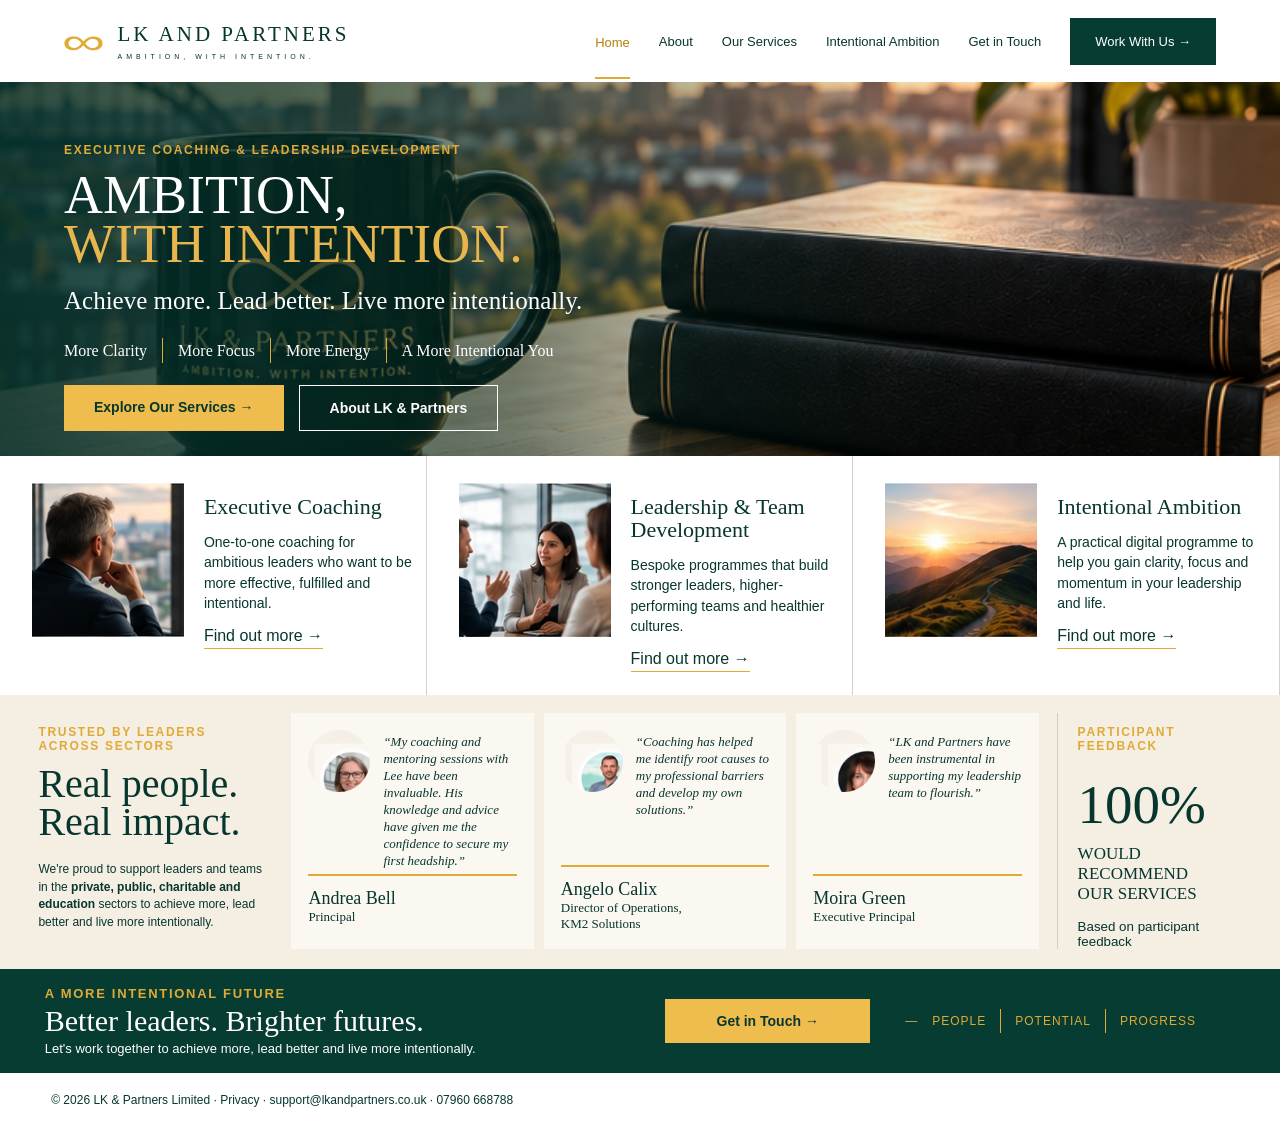
<file: index.html>
<!doctype html><html lang="en"><head><meta charset="utf-8"><meta name="viewport" content="width=device-width,initial-scale=1"><title>LK & Partners | Executive Coaching & Leadership Development</title><link rel="stylesheet" href="styles.css"></head><body><header class="header">
<a class="brand" href="index.html"><span class="infinity">∞</span><span><b>LK AND PARTNERS</b><small>AMBITION, WITH INTENTION.</small></span></a>
<nav><a class="active" href="index.html">Home</a><a href="about.html">About</a><a href="services.html">Our Services</a><a href="intentional-ambition.html">Intentional Ambition</a><a href="contact.html">Get in Touch</a><a class="work" href="contact.html">Work With Us →</a></nav>
</header>
<main>
<section class="hero">
<div class="hero-photo"></div><div class="shade"></div>
<div class="hero-content"><p class="eyebrow">EXECUTIVE COACHING &amp; LEADERSHIP DEVELOPMENT</p><h1>AMBITION,<br><em>WITH INTENTION.</em></h1><h2>Achieve more. Lead better. Live more intentionally.</h2>
<div class="four"><span>More Clarity</span><i></i><span>More Focus</span><i></i><span>More Energy</span><i></i><span>A More Intentional You</span></div>
<div class="buttons"><a class="gold" href="services.html">Explore Our Services →</a><a class="outline" href="about.html">About LK &amp; Partners</a></div></div></section>

<section class="services">
<article><img src="assets/service-coaching.jpg"><div><h3>Executive Coaching</h3><p>One-to-one coaching for ambitious leaders who want to be more effective, fulfilled and intentional.</p><a href="services.html#coaching">Find out more →</a></div></article>
<article><img src="assets/service-team.jpg"><div><h3>Leadership &amp; Team<br>Development</h3><p>Bespoke programmes that build stronger leaders, higher-performing teams and healthier cultures.</p><a href="services.html#teams">Find out more →</a></div></article>
<article><img src="assets/service-ambition.jpg"><div><h3>Intentional Ambition</h3><p>A practical digital programme to help you gain clarity, focus and momentum in your leadership and life.</p><a href="intentional-ambition.html">Find out more →</a></div></article>
</section>

<section class="proof">
<div class="proof-title"><p class="eyebrow">TRUSTED BY LEADERS<br>ACROSS SECTORS</p><h2>Real people.<br>Real impact.</h2><p>We're proud to support leaders and teams in the <b>private, public, charitable and education</b> sectors to achieve more, lead better and live more intentionally.</p></div>
<div class="quotes">
<article><div class="quote"><img src="assets/andrea.png"><p>“My coaching and mentoring sessions with Lee have been invaluable. His knowledge and advice have given me the confidence to secure my first headship.”</p></div><div class="who"><b>Andrea Bell</b><span>Principal</span></div></article>
<article><div class="quote"><img src="assets/angelo.png"><p>“Coaching has helped me identify root causes to my professional barriers and develop my own solutions.”</p></div><div class="who"><b>Angelo Calix</b><span>Director of Operations,<br>KM2 Solutions</span></div></article>
<article><div class="quote"><img src="assets/moira.png"><p>“LK and Partners have been instrumental in supporting my leadership team to flourish.”</p></div><div class="who"><b>Moira Green</b><span>Executive Principal</span></div></article>
</div>
<aside><p class="eyebrow">PARTICIPANT<br>FEEDBACK</p><strong>100%</strong><b>WOULD RECOMMEND<br>OUR SERVICES</b><small>Based on participant feedback</small></aside>
</section>
<section class="closing"><div><p class="eyebrow">A MORE INTENTIONAL FUTURE</p><h2>Better leaders. Brighter futures.</h2><p>Let's work together to achieve more, lead better and live more intentionally.</p></div><a class="gold" href="contact.html">Get in Touch →</a><div class="ppp"><span>—</span> PEOPLE <i></i> POTENTIAL <i></i> PROGRESS</div></section>
</main><footer>© 2026 LK &amp; Partners Limited · <a href="privacy.html">Privacy</a> · <a href="mailto:support@lkandpartners.co.uk">support@lkandpartners.co.uk</a> · <a href="tel:+447960668788">07960 668788</a></footer></body></html>
</file>
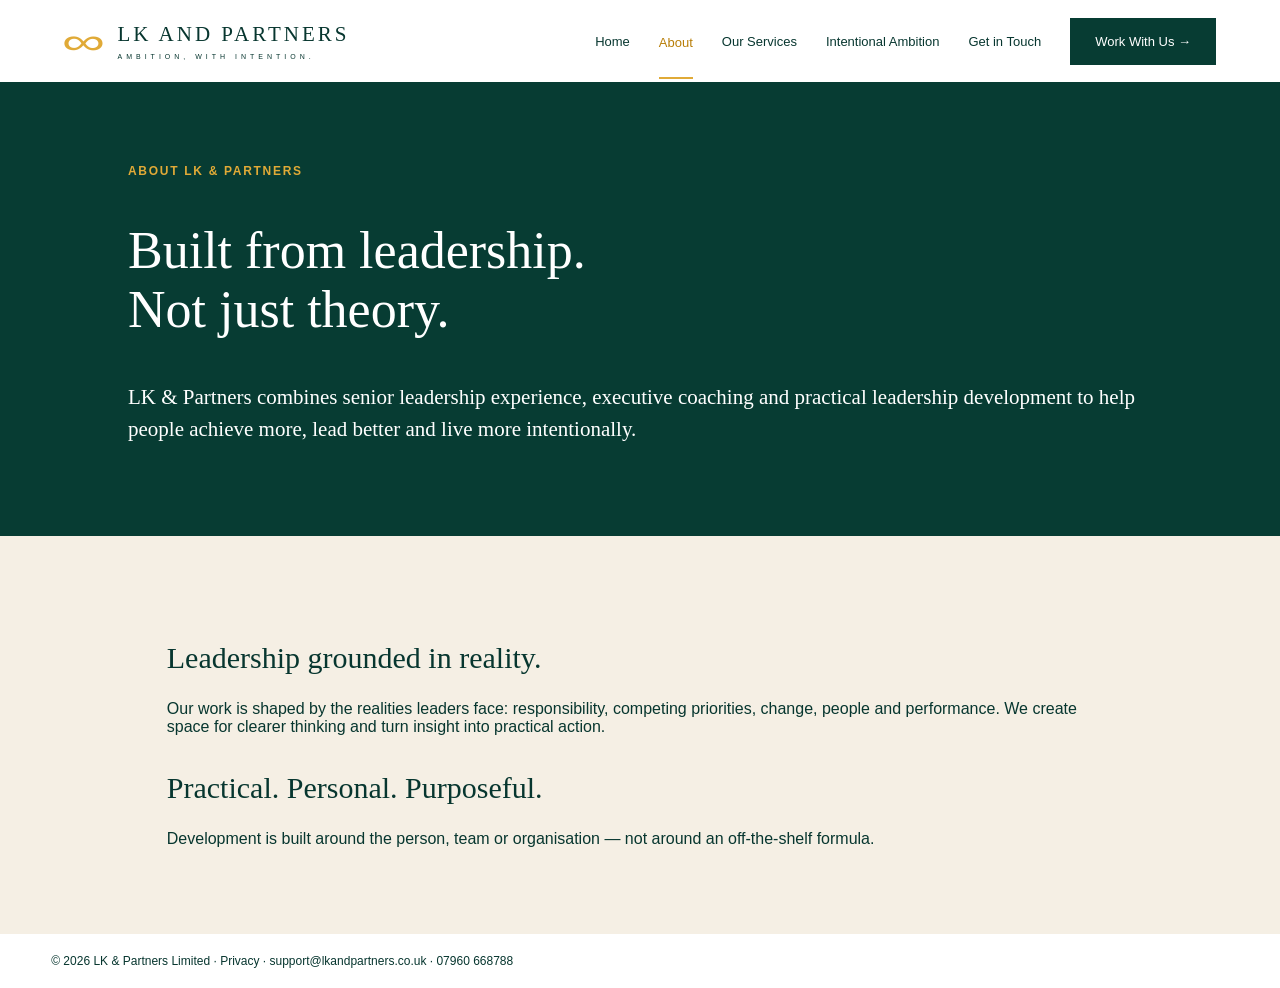
<file: about.html>
<!doctype html><html><head><meta charset="utf-8"><meta name="viewport" content="width=device-width,initial-scale=1"><title>About | LK & Partners</title><link rel="stylesheet" href="styles.css"></head><body><header class="header">
<a class="brand" href="index.html"><span class="infinity">∞</span><span><b>LK AND PARTNERS</b><small>AMBITION, WITH INTENTION.</small></span></a>
<nav><a href="index.html">Home</a><a class="active" href="about.html">About</a><a href="services.html">Our Services</a><a href="intentional-ambition.html">Intentional Ambition</a><a href="contact.html">Get in Touch</a><a class="work" href="contact.html">Work With Us →</a></nav>
</header><main><section class="page dark-page"><p class="eyebrow">ABOUT LK &amp; PARTNERS</p><h1>Built from leadership.<br>Not just theory.</h1><p class="lead">LK &amp; Partners combines senior leadership experience, executive coaching and practical leadership development to help people achieve more, lead better and live more intentionally.</p></section><section class="page"><h2>Leadership grounded in reality.</h2><p>Our work is shaped by the realities leaders face: responsibility, competing priorities, change, people and performance. We create space for clearer thinking and turn insight into practical action.</p><h2>Practical. Personal. Purposeful.</h2><p>Development is built around the person, team or organisation — not around an off-the-shelf formula.</p></section></main><footer>© 2026 LK &amp; Partners Limited · <a href="privacy.html">Privacy</a> · <a href="mailto:support@lkandpartners.co.uk">support@lkandpartners.co.uk</a> · <a href="tel:+447960668788">07960 668788</a></footer></body></html>
</file>
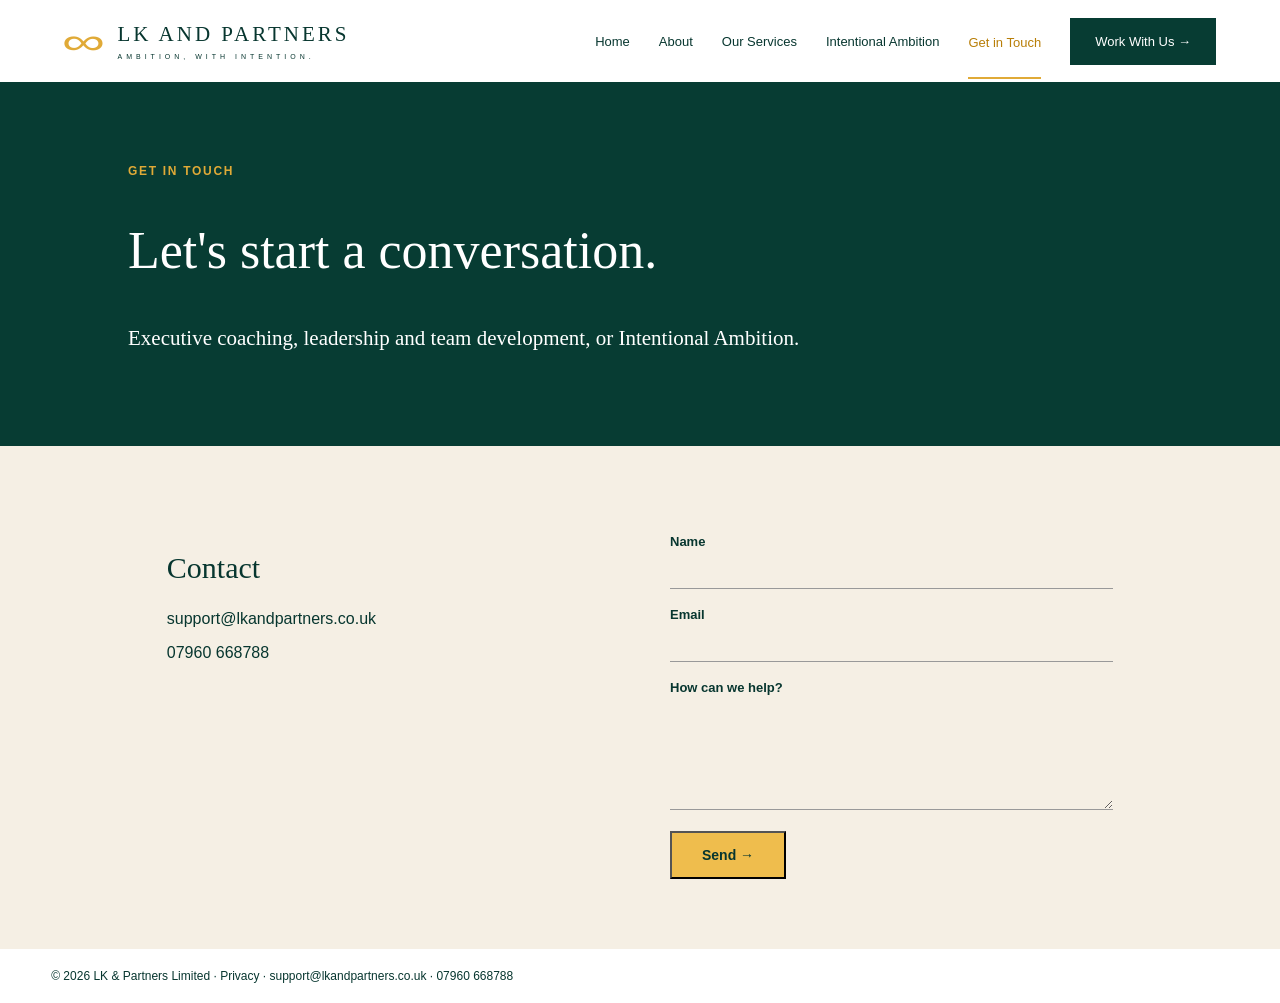
<file: contact.html>
<!doctype html><html><head><meta charset="utf-8"><meta name="viewport" content="width=device-width,initial-scale=1"><title>Get in Touch | LK & Partners</title><link rel="stylesheet" href="styles.css"></head><body><header class="header">
<a class="brand" href="index.html"><span class="infinity">∞</span><span><b>LK AND PARTNERS</b><small>AMBITION, WITH INTENTION.</small></span></a>
<nav><a href="index.html">Home</a><a href="about.html">About</a><a href="services.html">Our Services</a><a href="intentional-ambition.html">Intentional Ambition</a><a class="active" href="contact.html">Get in Touch</a><a class="work" class="active" href="contact.html">Work With Us →</a></nav>
</header><main><section class="page dark-page"><p class="eyebrow">GET IN TOUCH</p><h1>Let's start a conversation.</h1><p class="lead">Executive coaching, leadership and team development, or Intentional Ambition.</p></section><section class="page contact-grid"><div><h2>Contact</h2><p><a href="mailto:support@lkandpartners.co.uk">support@lkandpartners.co.uk</a></p><p>07960 668788</p></div><form action="mailto:support@lkandpartners.co.uk" method="post" enctype="text/plain"><label>Name<input name="Name"></label><label>Email<input type="email" name="Email"></label><label>How can we help?<textarea rows="6" name="Message"></textarea></label><button class="gold">Send →</button></form></section></main><footer>© 2026 LK &amp; Partners Limited · <a href="privacy.html">Privacy</a> · <a href="mailto:support@lkandpartners.co.uk">support@lkandpartners.co.uk</a> · <a href="tel:+447960668788">07960 668788</a></footer></body></html>
</file>
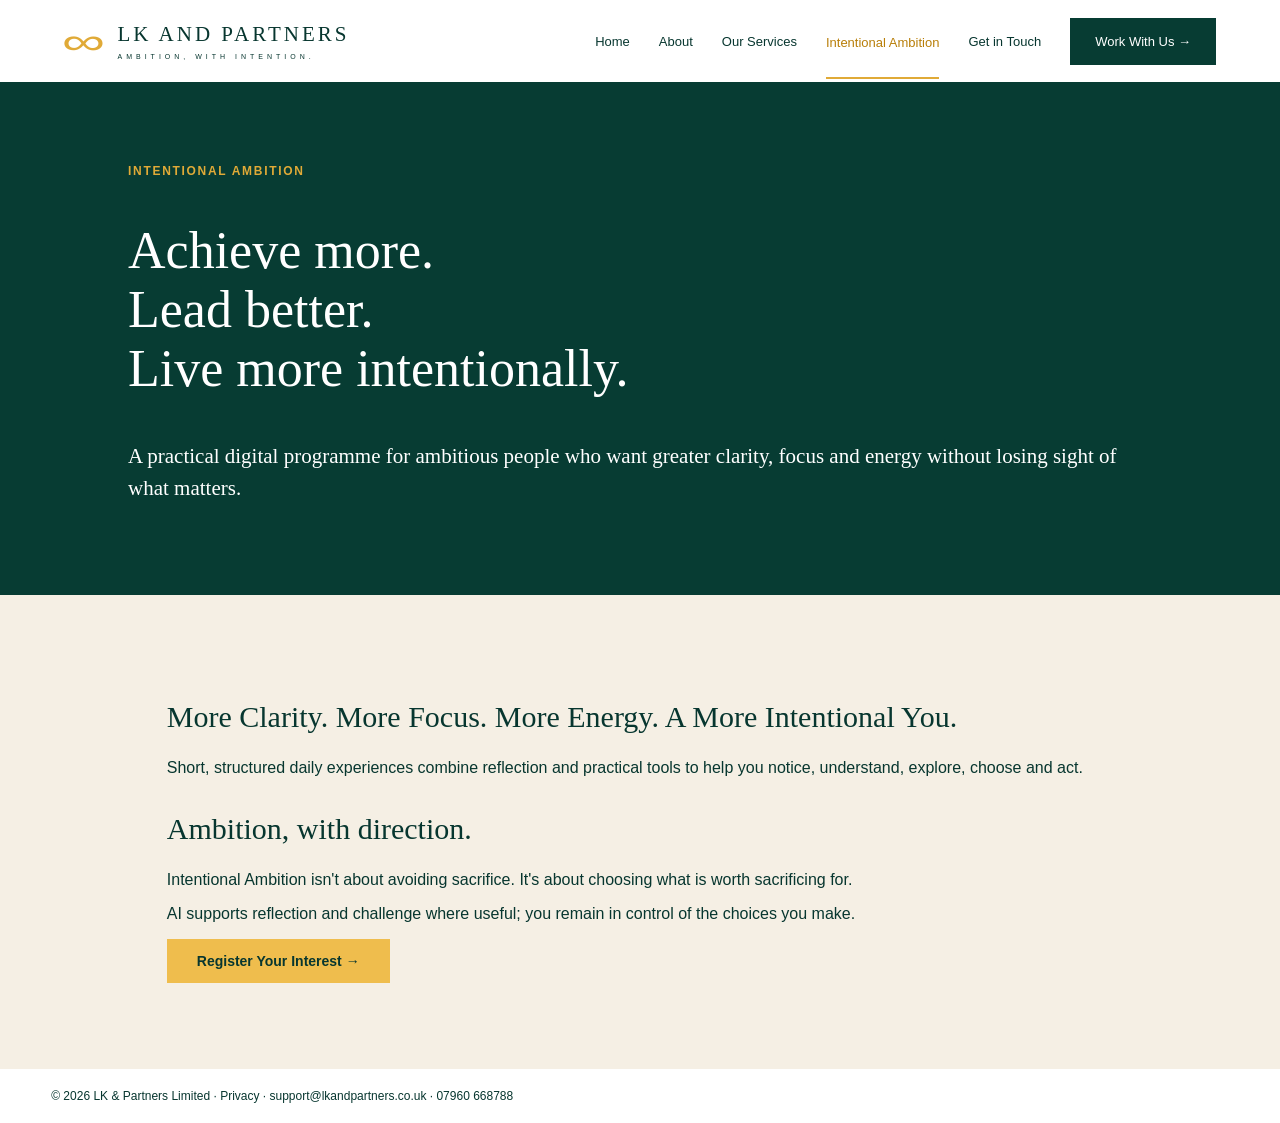
<file: intentional-ambition.html>
<!doctype html><html><head><meta charset="utf-8"><meta name="viewport" content="width=device-width,initial-scale=1"><title>Intentional Ambition | LK & Partners</title><link rel="stylesheet" href="styles.css"></head><body><header class="header">
<a class="brand" href="index.html"><span class="infinity">∞</span><span><b>LK AND PARTNERS</b><small>AMBITION, WITH INTENTION.</small></span></a>
<nav><a href="index.html">Home</a><a href="about.html">About</a><a href="services.html">Our Services</a><a class="active" href="intentional-ambition.html">Intentional Ambition</a><a href="contact.html">Get in Touch</a><a class="work" href="contact.html">Work With Us →</a></nav>
</header><main><section class="page dark-page"><p class="eyebrow">INTENTIONAL AMBITION</p><h1>Achieve more.<br>Lead better.<br>Live more intentionally.</h1><p class="lead">A practical digital programme for ambitious people who want greater clarity, focus and energy without losing sight of what matters.</p></section><section class="page"><h2>More Clarity. More Focus. More Energy. A More Intentional You.</h2><p>Short, structured daily experiences combine reflection and practical tools to help you notice, understand, explore, choose and act.</p><h2>Ambition, with direction.</h2><p>Intentional Ambition isn't about avoiding sacrifice. It's about choosing what is worth sacrificing for.</p><p>AI supports reflection and challenge where useful; you remain in control of the choices you make.</p><p><a class="gold" href="contact.html">Register Your Interest →</a></p></section></main><footer>© 2026 LK &amp; Partners Limited · <a href="privacy.html">Privacy</a> · <a href="mailto:support@lkandpartners.co.uk">support@lkandpartners.co.uk</a> · <a href="tel:+447960668788">07960 668788</a></footer></body></html>
</file>
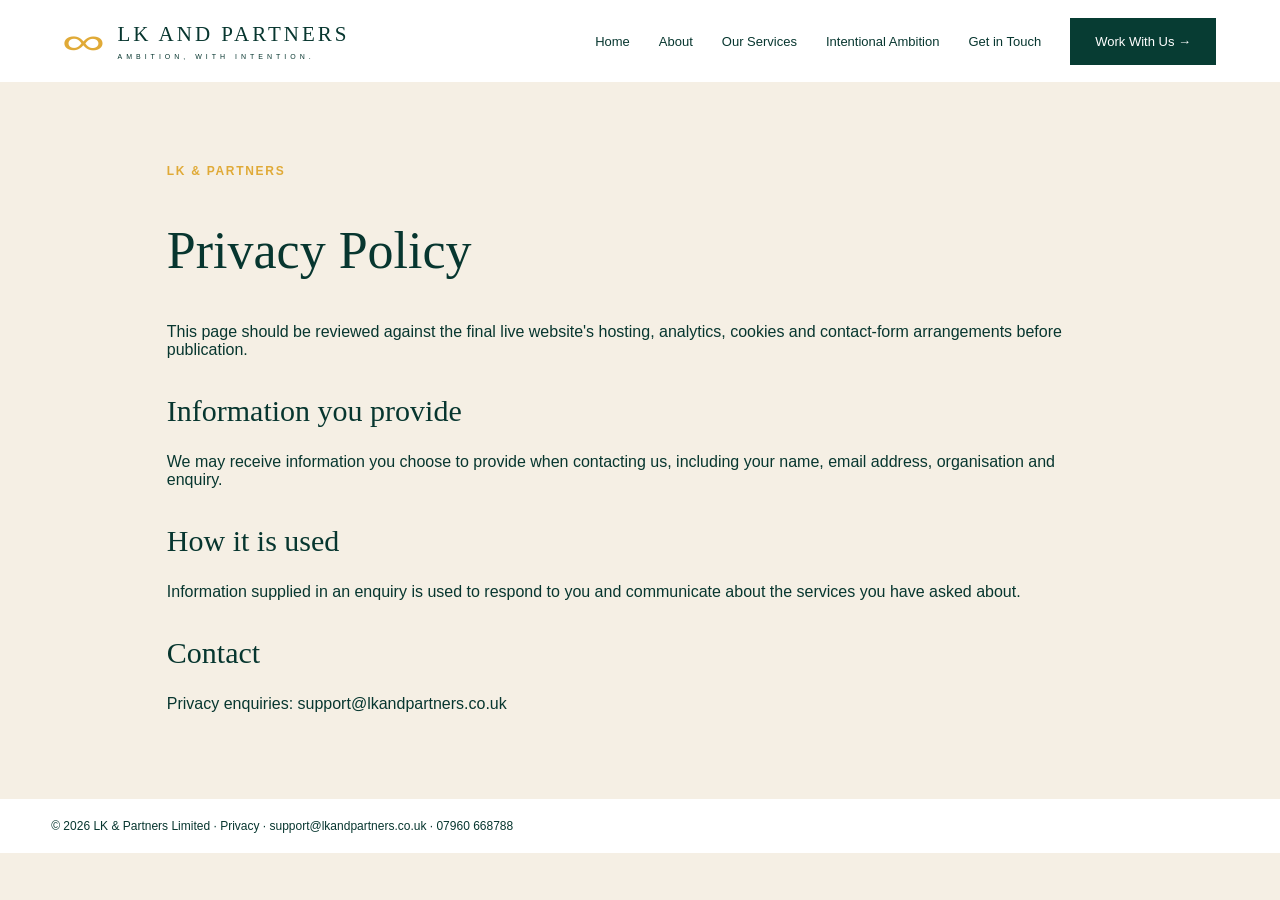
<file: privacy.html>
<!doctype html><html><head><meta charset="utf-8"><meta name="viewport" content="width=device-width,initial-scale=1"><title>Privacy | LK & Partners</title><link rel="stylesheet" href="styles.css"></head><body><header class="header">
<a class="brand" href="index.html"><span class="infinity">∞</span><span><b>LK AND PARTNERS</b><small>AMBITION, WITH INTENTION.</small></span></a>
<nav><a href="index.html">Home</a><a href="about.html">About</a><a href="services.html">Our Services</a><a href="intentional-ambition.html">Intentional Ambition</a><a href="contact.html">Get in Touch</a><a class="work" href="contact.html">Work With Us →</a></nav>
</header><main><section class="page"><p class="eyebrow">LK &amp; PARTNERS</p><h1>Privacy Policy</h1><p>This page should be reviewed against the final live website's hosting, analytics, cookies and contact-form arrangements before publication.</p><h2>Information you provide</h2><p>We may receive information you choose to provide when contacting us, including your name, email address, organisation and enquiry.</p><h2>How it is used</h2><p>Information supplied in an enquiry is used to respond to you and communicate about the services you have asked about.</p><h2>Contact</h2><p>Privacy enquiries: support@lkandpartners.co.uk</p></section></main><footer>© 2026 LK &amp; Partners Limited · <a href="privacy.html">Privacy</a> · <a href="mailto:support@lkandpartners.co.uk">support@lkandpartners.co.uk</a> · <a href="tel:+447960668788">07960 668788</a></footer></body></html>
</file>
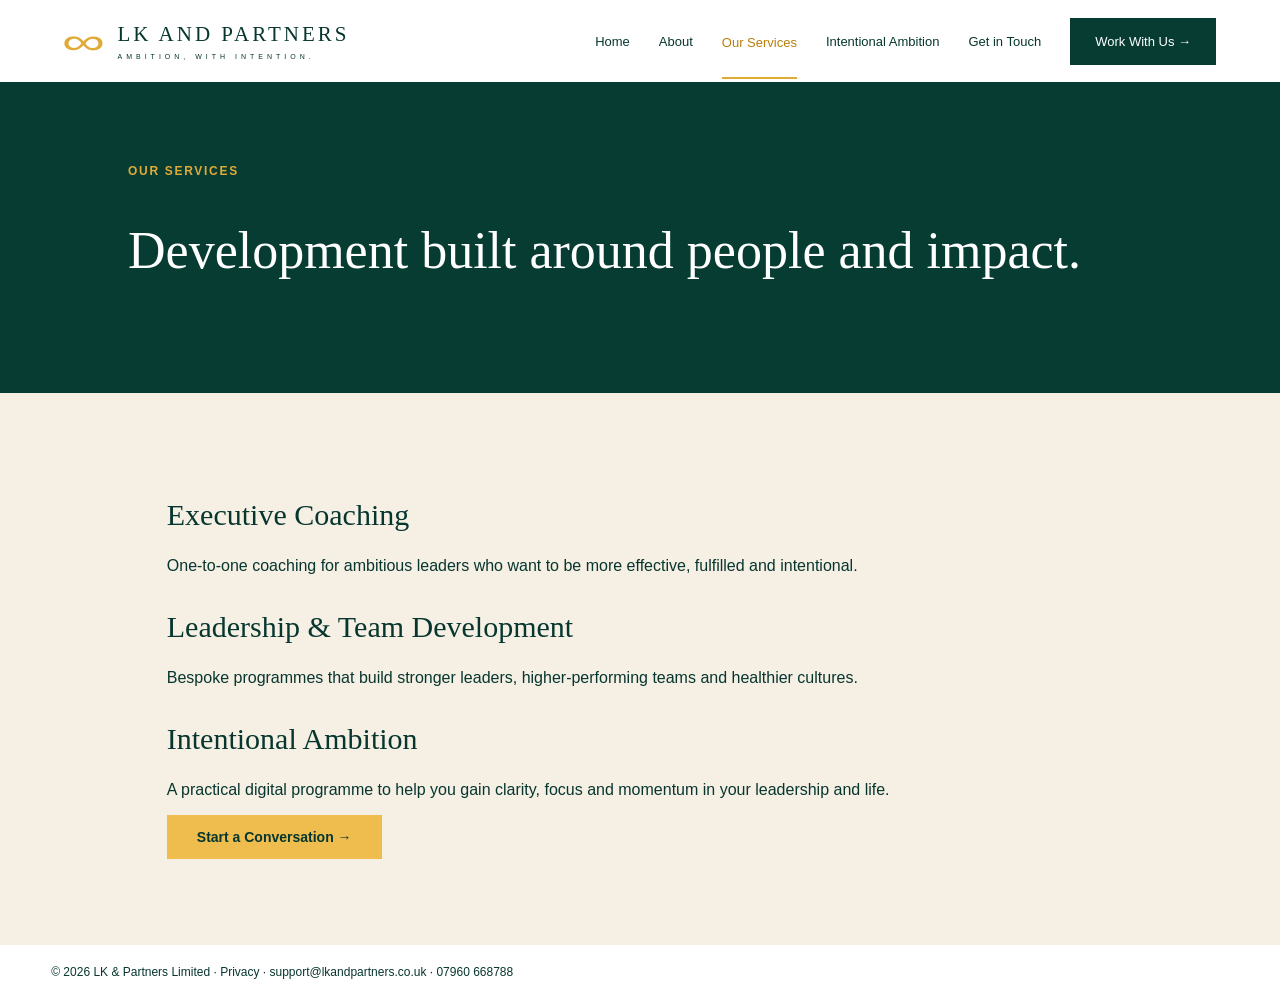
<file: services.html>
<!doctype html><html><head><meta charset="utf-8"><meta name="viewport" content="width=device-width,initial-scale=1"><title>Our Services | LK & Partners</title><link rel="stylesheet" href="styles.css"></head><body><header class="header">
<a class="brand" href="index.html"><span class="infinity">∞</span><span><b>LK AND PARTNERS</b><small>AMBITION, WITH INTENTION.</small></span></a>
<nav><a href="index.html">Home</a><a href="about.html">About</a><a class="active" href="services.html">Our Services</a><a href="intentional-ambition.html">Intentional Ambition</a><a href="contact.html">Get in Touch</a><a class="work" href="contact.html">Work With Us →</a></nav>
</header><main><section class="page dark-page"><p class="eyebrow">OUR SERVICES</p><h1>Development built around people and impact.</h1></section><section class="page"><h2 id="coaching">Executive Coaching</h2><p>One-to-one coaching for ambitious leaders who want to be more effective, fulfilled and intentional.</p><h2 id="teams">Leadership &amp; Team Development</h2><p>Bespoke programmes that build stronger leaders, higher-performing teams and healthier cultures.</p><h2>Intentional Ambition</h2><p>A practical digital programme to help you gain clarity, focus and momentum in your leadership and life.</p><p><a class="gold" href="contact.html">Start a Conversation →</a></p></section></main><footer>© 2026 LK &amp; Partners Limited · <a href="privacy.html">Privacy</a> · <a href="mailto:support@lkandpartners.co.uk">support@lkandpartners.co.uk</a> · <a href="tel:+447960668788">07960 668788</a></footer></body></html>
</file>
<file: styles.css>
:root{--green:#073c33;--gold:#e0aa37;--cream:#f5efe4;--ink:#07362f}*{box-sizing:border-box}body{margin:0;background:var(--cream);color:var(--ink);font-family:Arial,sans-serif}a{text-decoration:none;color:inherit}.header{height:82px;background:#fff;display:flex;align-items:center;justify-content:space-between;padding:0 5%;gap:30px}.brand{display:flex;align-items:center;gap:15px}.infinity{font-family:"Helvetica Neue",Arial,sans-serif;font-size:54px;line-height:1;color:var(--gold);font-weight:100;transform:scaleX(1.12) scaleY(.68);transform-origin:center}.brand span:last-child{display:flex;flex-direction:column}.brand b{font:21px Georgia;letter-spacing:3px;font-weight:500}.brand small{font-size:7px;letter-spacing:4px;margin-top:6px}nav{display:flex;align-items:center;gap:29px;font-size:13px}nav .active{color:#b87e08;border-bottom:2px solid var(--gold);padding:31px 0 27px}.work{background:var(--green);color:#fff;padding:16px 25px}.hero{height:374px;position:relative;overflow:hidden;background-image:linear-gradient(90deg,rgba(3,49,42,.82) 0%,rgba(3,49,42,.72) 22%,rgba(3,49,42,.52) 40%,rgba(3,49,42,.25) 55%,rgba(3,49,42,.08) 68%,rgba(3,49,42,0) 80%),url('assets/hero.jpg');background-size:cover;background-position:center;background-repeat:no-repeat}.hero-photo,.shade{display:none}.hero-content{position:relative;color:#fff;padding:49px 5%;width:58%;z-index:2}.eyebrow{font-size:12px;letter-spacing:1.7px;color:var(--gold);font-weight:bold}.hero h1{font:54px/.91 Georgia;margin:14px 0 18px}.hero h1 em{font-style:normal;color:#e7b64f}.hero h2{font:25px Georgia;margin:0 0 23px}.four{display:flex;align-items:center;gap:15px;font:16px Georgia}.four i{width:1px;height:25px;background:var(--gold)}.buttons{display:flex;gap:15px;margin-top:22px}.gold,.outline{display:inline-block;padding:14px 30px;font-weight:bold;font-size:14px}.gold{background:#efbd4d;color:#07362f}.outline{border:1px solid #fff;color:#fff}.services{display:grid;grid-template-columns:repeat(3,1fr);background:#fff}.services article{display:grid;grid-template-columns:42% 58%;gap:20px;padding:27px 32px;border-right:1px solid #d8d0c4}.services img{width:100%;height:154px;object-fit:cover}.services h3{font:22px/1.05 Georgia;margin:12px 0}.services p{font-size:14px;line-height:1.45}.services a{font-size:16px;border-bottom:1px solid var(--gold);padding-bottom:4px}.proof{display:grid;grid-template-columns:235px 1fr 185px;gap:18px;padding:18px 3% 20px;background:#f4eee3}.proof-title h2{font:40px/.95 Georgia;margin:12px 0 20px}.proof-title>p:last-child{font-size:12px;line-height:1.45}.quotes{display:grid;grid-template-columns:repeat(3,1fr);gap:10px}.quotes article{background:#fbf8f1;padding:17px;min-height:218px;display:flex;flex-direction:column}.quote{display:grid;grid-template-columns:62px 1fr;gap:13px}.quote img{width:62px;height:62px;border-radius:50%;object-fit:cover}.quote p{font:italic 13px/1.3 Georgia;margin:4px 0}.who{border-top:2px solid var(--gold);padding-top:12px;margin-top:auto;display:flex;flex-direction:column;min-height:58px}.who b{font:18px Georgia}.who span{font:13px Georgia}.proof aside{border-left:1px solid #d7cdbc;padding-left:20px;display:flex;flex-direction:column}.proof aside strong{font:55px Georgia;margin:8px 0}.proof aside>b{font:17px Georgia}.proof aside small{margin-top:auto}.closing{background:var(--green);color:#fff;min-height:98px;padding:15px 3.5%;display:grid;grid-template-columns:1fr 205px 330px;align-items:center;gap:35px}.closing h2{font:30px Georgia;margin:3px 0}.closing p{margin:2px 0;font-size:13px}.closing .gold{text-align:center}.ppp{color:var(--gold);font-size:12px;letter-spacing:1px;display:flex;gap:14px;align-items:center}.ppp i{height:24px;width:1px;background:var(--gold)}footer{background:#fff;padding:20px 4%;font-size:12px}
.page{max-width:1100px;margin:auto;padding:70px 6%}.page h1{font:52px Georgia}.page h2{font:30px Georgia;margin-top:35px}.page .lead{font:21px/1.5 Georgia}.dark-page{background:var(--green);color:#fff;max-width:none;padding:70px 10%}.contact-grid{display:grid;grid-template-columns:1fr 1fr;gap:60px}.contact-grid label{display:block;margin:18px 0;font-size:13px;font-weight:bold}.contact-grid input,.contact-grid textarea{width:100%;padding:12px;border:0;border-bottom:1px solid #999;background:transparent}
@media(max-width:900px){nav{display:none}.hero{height:auto;min-height:560px}.hero-content{width:100%;padding:50px 6%}.hero h1{font-size:43px}.services,.quotes,.proof,.closing,.contact-grid{grid-template-columns:1fr}.services article{grid-template-columns:130px 1fr}.proof aside{border-left:0;border-top:1px solid #ddd;padding:20px 0}.ppp{display:none}}

/* FINAL LOCKED PATCH: testimonial image alignment only */
.quote img{justify-self:center;align-self:start}
</file>
